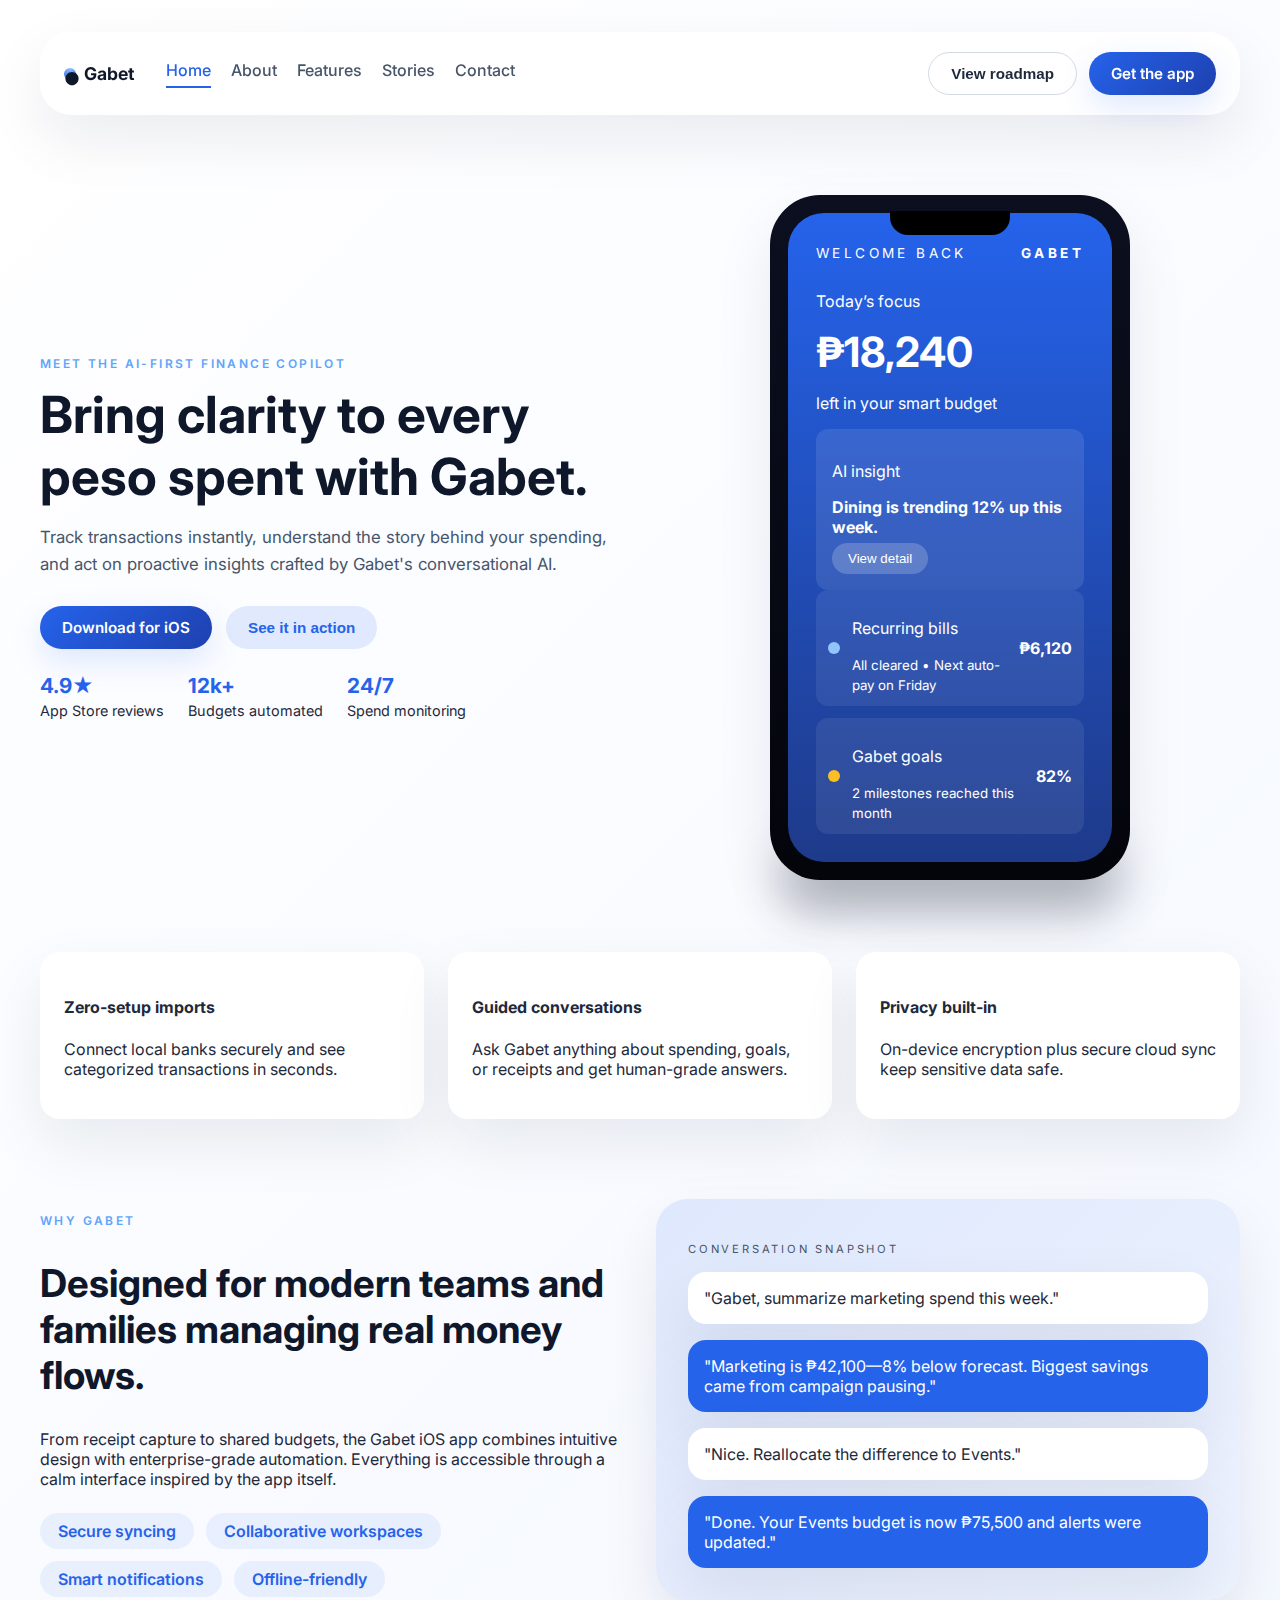
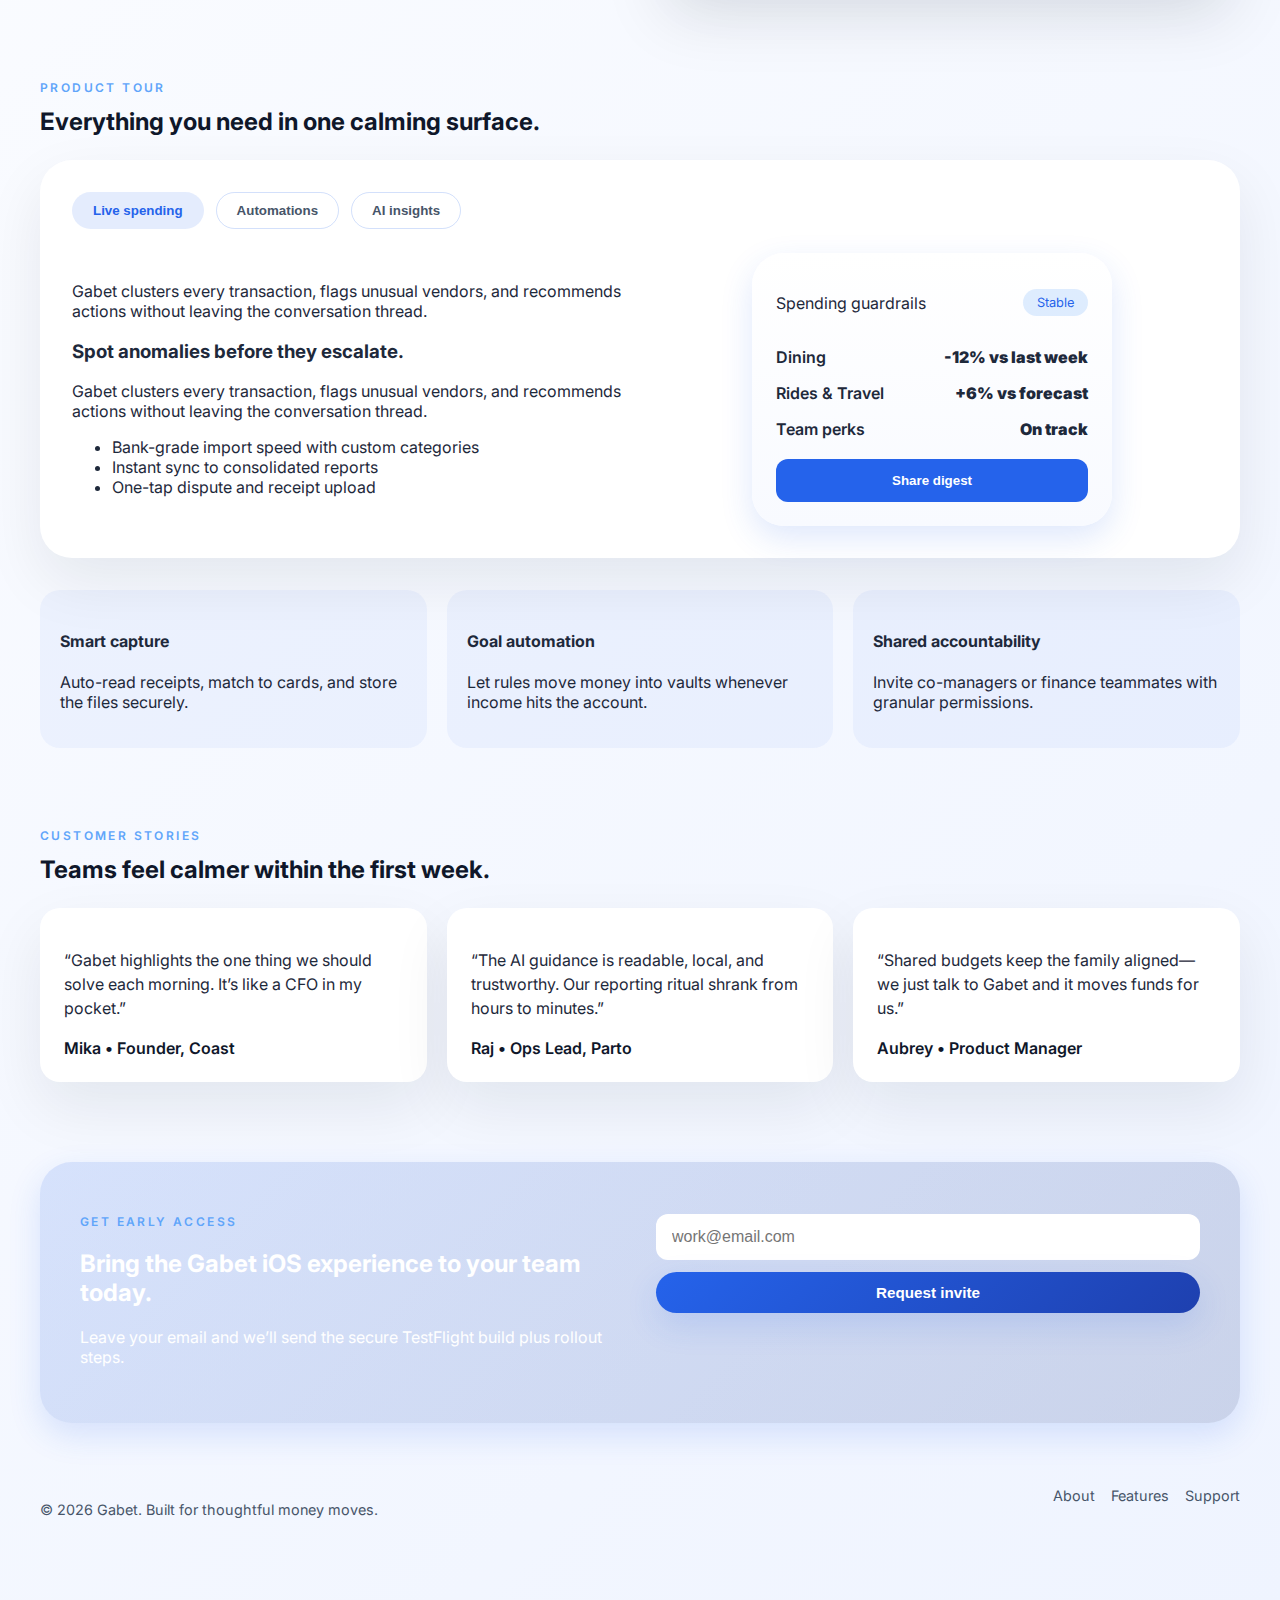
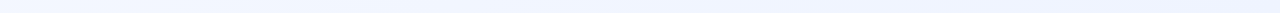
<file: index.html>
<!DOCTYPE html>
<html lang="en">
  <head>
    <meta charset="UTF-8" />
    <meta name="viewport" content="width=device-width, initial-scale=1" />
    <title>Gabet — Smarter iOS Finance Companion</title>
    <meta
      name="description"
      content="Discover how the Gabet iOS app keeps your spending, budgets, and AI-powered insights in one beautiful place."
    />
    <link rel="preconnect" href="https://fonts.googleapis.com" />
    <link rel="preconnect" href="https://fonts.gstatic.com" crossorigin />
    <link
      href="https://fonts.googleapis.com/css2?family=Inter:wght@400;500;600;700&display=swap"
      rel="stylesheet"
    />
    <link rel="stylesheet" href="styles.css" />
  </head>
  <body>
    <div class="page-shell">
      <header class="site-header" data-component="site-header">
        <a class="logo" href="#home" aria-label="Gabet home">
          <span class="logo-mark">●</span>
          <span class="logo-type">Gabet</span>
        </a>
        <nav class="primary-nav" data-nav="list">
          <a class="nav-link" href="#home">Home</a>
          <a class="nav-link" href="#about">About</a>
          <a class="nav-link" href="#features">Features</a>
          <a class="nav-link" href="#stories">Stories</a>
          <a class="nav-link" href="#contact">Contact</a>
        </nav>
        <div class="cta-group">
          <button class="ghost-btn" type="button">View roadmap</button>
          <a class="primary-btn" href="#contact">Get the app</a>
          <button class="menu-toggle" aria-label="Toggle navigation" aria-expanded="false">
            <span></span><span></span><span></span>
          </button>
        </div>
      </header>

      <main>
        <section id="home" class="hero" data-section>
          <div class="hero-text">
            <div class="eyebrow">Meet the AI-first finance copilot</div>
            <h1>Bring clarity to every peso spent with Gabet.</h1>
            <p>
              Track transactions instantly, understand the story behind your spending,
              and act on proactive insights crafted by Gabet's conversational AI.
            </p>
            <div class="hero-actions">
              <a class="primary-btn" href="#contact">Download for iOS</a>
              <button class="secondary-btn" data-scroll="#stories">See it in action</button>
            </div>
            <div class="trust-badges">
              <div>
                <span class="badge-label">4.9★</span>
                <span>App Store reviews</span>
              </div>
              <div>
                <span class="badge-label">12k+</span>
                <span>Budgets automated</span>
              </div>
              <div>
                <span class="badge-label">24/7</span>
                <span>Spend monitoring</span>
              </div>
            </div>
          </div>
          <div class="hero-device" aria-hidden="true">
            <div class="device-shell">
              <div class="device-notch"></div>
              <div class="device-screen">
                <div class="screen-header">
                  <span>Welcome back</span>
                  <strong>Gabet</strong>
                </div>
                <div class="screen-body">
                  <p class="screen-eyebrow">Today’s focus</p>
                  <h3>₱18,240</h3>
                  <p class="screen-sub">left in your smart budget</p>
                  <div class="screen-card">
                    <div>
                      <p>AI insight</p>
                      <strong>Dining is trending 12% up this week.</strong>
                    </div>
                    <button type="button">View detail</button>
                  </div>
                  <div class="screen-list">
                    <article>
                      <span class="dot dot-blue"></span>
                      <div>
                        <p>Recurring bills</p>
                        <small>All cleared • Next auto-pay on Friday</small>
                      </div>
                      <strong>₱6,120</strong>
                    </article>
                    <article>
                      <span class="dot dot-gold"></span>
                      <div>
                        <p>Gabet goals</p>
                        <small>2 milestones reached this month</small>
                      </div>
                      <strong>82%</strong>
                    </article>
                  </div>
                </div>
              </div>
              <div class="device-shadow"></div>
            </div>
          </div>
        </section>

        <section class="stats" data-section>
          <article>
            <h4>Zero-setup imports</h4>
            <p>Connect local banks securely and see categorized transactions in seconds.</p>
          </article>
          <article>
            <h4>Guided conversations</h4>
            <p>Ask Gabet anything about spending, goals, or receipts and get human-grade answers.</p>
          </article>
          <article>
            <h4>Privacy built-in</h4>
            <p>On-device encryption plus secure cloud sync keep sensitive data safe.</p>
          </article>
        </section>

        <section id="about" class="about" data-section>
          <div class="about-copy">
            <p class="eyebrow">Why Gabet</p>
            <h2>Designed for modern teams and families managing real money flows.</h2>
            <p>
              From receipt capture to shared budgets, the Gabet iOS app combines intuitive design with
              enterprise-grade automation. Everything is accessible through a calm interface inspired by the app itself.
            </p>
            <div class="pill-grid">
              <span>Secure syncing</span>
              <span>Collaborative workspaces</span>
              <span>Smart notifications</span>
              <span>Offline-friendly</span>
            </div>
          </div>
          <div class="about-card">
            <p class="card-label">Conversation snapshot</p>
            <div class="chat-bubble left">
              "Gabet, summarize marketing spend this week."
            </div>
            <div class="chat-bubble right">
              "Marketing is ₱42,100—8% below forecast. Biggest savings came from campaign pausing."
            </div>
            <div class="chat-bubble left">
              "Nice. Reallocate the difference to Events."
            </div>
            <div class="chat-bubble right">
              "Done. Your Events budget is now ₱75,500 and alerts were updated."
            </div>
          </div>
        </section>

        <section id="features" class="features" data-section>
          <div class="section-heading">
            <p class="eyebrow">Product tour</p>
            <h2>Everything you need in one calming surface.</h2>
          </div>
          <div class="feature-layout">
            <div class="feature-tabs" role="tablist">
              <button class="feature-tab active" data-feature="spending" role="tab">Live spending</button>
              <button class="feature-tab" data-feature="automation" role="tab">Automations</button>
              <button class="feature-tab" data-feature="insights" role="tab">AI insights</button>
            </div>
            <div class="feature-stage">
              <div class="stage-content" data-feature-stage>
                <p class="stage-eyebrow">Live spending</p>
                <h3>Spot anomalies before they escalate.</h3>
                <p>
                  Gabet clusters every transaction, flags unusual vendors, and recommends actions without leaving the conversation thread.
                </p>
                <ul>
                  <li>Bank-grade import speed with custom categories</li>
                  <li>Instant sync to consolidated reports</li>
                  <li>One-tap dispute and receipt upload</li>
                </ul>
              </div>
              <div class="stage-visual">
                <div class="stack-card">
                  <div class="stack-card__header">
                    <p>Spending guardrails</p>
                    <span class="status-pill">Stable</span>
                  </div>
                  <ul>
                    <li>
                      <span>Dining</span>
                      <strong>-12% vs last week</strong>
                    </li>
                    <li>
                      <span>Rides & Travel</span>
                      <strong>+6% vs forecast</strong>
                    </li>
                    <li>
                      <span>Team perks</span>
                      <strong>On track</strong>
                    </li>
                  </ul>
                  <button type="button">Share digest</button>
                </div>
              </div>
            </div>
          </div>
          <div class="feature-grid">
            <article>
              <h4>Smart capture</h4>
              <p>Auto-read receipts, match to cards, and store the files securely.</p>
            </article>
            <article>
              <h4>Goal automation</h4>
              <p>Let rules move money into vaults whenever income hits the account.</p>
            </article>
            <article>
              <h4>Shared accountability</h4>
              <p>Invite co-managers or finance teammates with granular permissions.</p>
            </article>
          </div>
        </section>

        <section id="stories" class="stories" data-section>
          <div class="section-heading">
            <p class="eyebrow">Customer stories</p>
            <h2>Teams feel calmer within the first week.</h2>
          </div>
          <div class="story-cards">
            <article>
              <p class="quote">“Gabet highlights the one thing we should solve each morning. It’s like a CFO in my pocket.”</p>
              <div class="author">Mika • Founder, Coast</div>
            </article>
            <article>
              <p class="quote">“The AI guidance is readable, local, and trustworthy. Our reporting ritual shrank from hours to minutes.”</p>
              <div class="author">Raj • Ops Lead, Parto</div>
            </article>
            <article>
              <p class="quote">“Shared budgets keep the family aligned—we just talk to Gabet and it moves funds for us.”</p>
              <div class="author">Aubrey • Product Manager</div>
            </article>
          </div>
        </section>

        <section id="contact" class="cta" data-section>
          <div>
            <p class="eyebrow">Get early access</p>
            <h2>Bring the Gabet iOS experience to your team today.</h2>
            <p>Leave your email and we’ll send the secure TestFlight build plus rollout steps.</p>
          </div>
          <form class="cta-form" data-component="signup-form">
            <label for="email" class="sr-only">Email</label>
            <input id="email" name="email" type="email" placeholder="work@email.com" required />
            <button type="submit" class="primary-btn">Request invite</button>
            <p class="form-feedback" role="status" aria-live="polite"></p>
          </form>
        </section>
      </main>

      <footer class="site-footer">
        <p>© <span data-year></span> Gabet. Built for thoughtful money moves.</p>
        <div class="footer-links">
          <a href="#about">About</a>
          <a href="#features">Features</a>
          <a href="#contact">Support</a>
        </div>
      </footer>
    </div>

    <script src="script.js" type="module"></script>
  </body>
</html>
</file>
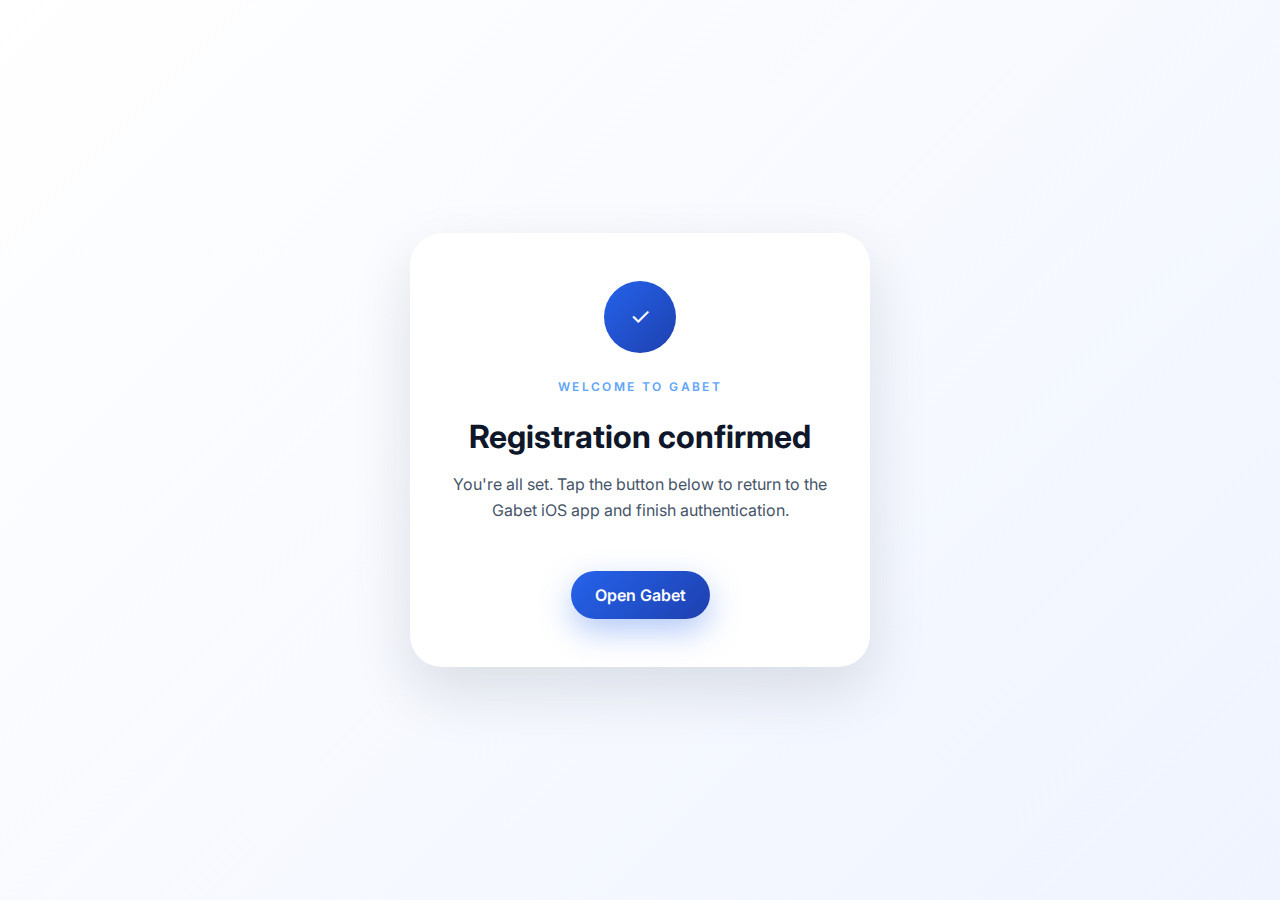
<file: success.html>
<!DOCTYPE html>
<html lang="en">
  <head>
    <meta charset="UTF-8" />
    <meta name="viewport" content="width=device-width, initial-scale=1" />
    <title>Gabet — Registration Successful</title>
    <link rel="preconnect" href="https://fonts.googleapis.com" />
    <link rel="preconnect" href="https://fonts.gstatic.com" crossorigin />
    <link
      href="https://fonts.googleapis.com/css2?family=Inter:wght@400;500;600;700&display=swap"
      rel="stylesheet"
    />
    <link rel="stylesheet" href="styles.css" />
    <style>
      body {
        display: flex;
        align-items: center;
        justify-content: center;
        padding: 32px;
      }
      .success-card {
        width: min(460px, 100%);
        background: white;
        border-radius: 32px;
        padding: 48px 40px;
        text-align: center;
        box-shadow: 0 24px 60px rgba(15, 23, 42, 0.12);
      }
      .success-icon {
        width: 72px;
        height: 72px;
        margin: 0 auto 24px;
        border-radius: 50%;
        background: linear-gradient(135deg, var(--brand-primary), var(--brand-primary-dark));
        display: grid;
        place-items: center;
        color: white;
        font-size: 1.5rem;
      }
      h1 {
        color: var(--neutral-900);
        margin-bottom: 12px;
      }
      p {
        color: var(--neutral-500);
        line-height: 1.6;
      }
      .deep-link {
        margin-top: 32px;
        display: inline-flex;
        align-items: center;
        justify-content: center;
        gap: 8px;
        padding: 14px 24px;
        border-radius: 999px;
        background: linear-gradient(135deg, var(--brand-primary), var(--brand-primary-dark));
        color: white;
        font-weight: 600;
        text-decoration: none;
        box-shadow: 0 12px 32px rgba(37, 99, 235, 0.35);
      }
    </style>
  </head>
  <body>
    <div class="success-card">
      <div class="success-icon">✓</div>
      <p class="eyebrow">Welcome to Gabet</p>
      <h1>Registration confirmed</h1>
      <p>
        You're all set. Tap the button below to return to the Gabet iOS app and finish authentication.
      </p>
      <a class="deep-link" href="gabet://auth-callback">Open Gabet</a>
    </div>
  </body>
</html>
</file>
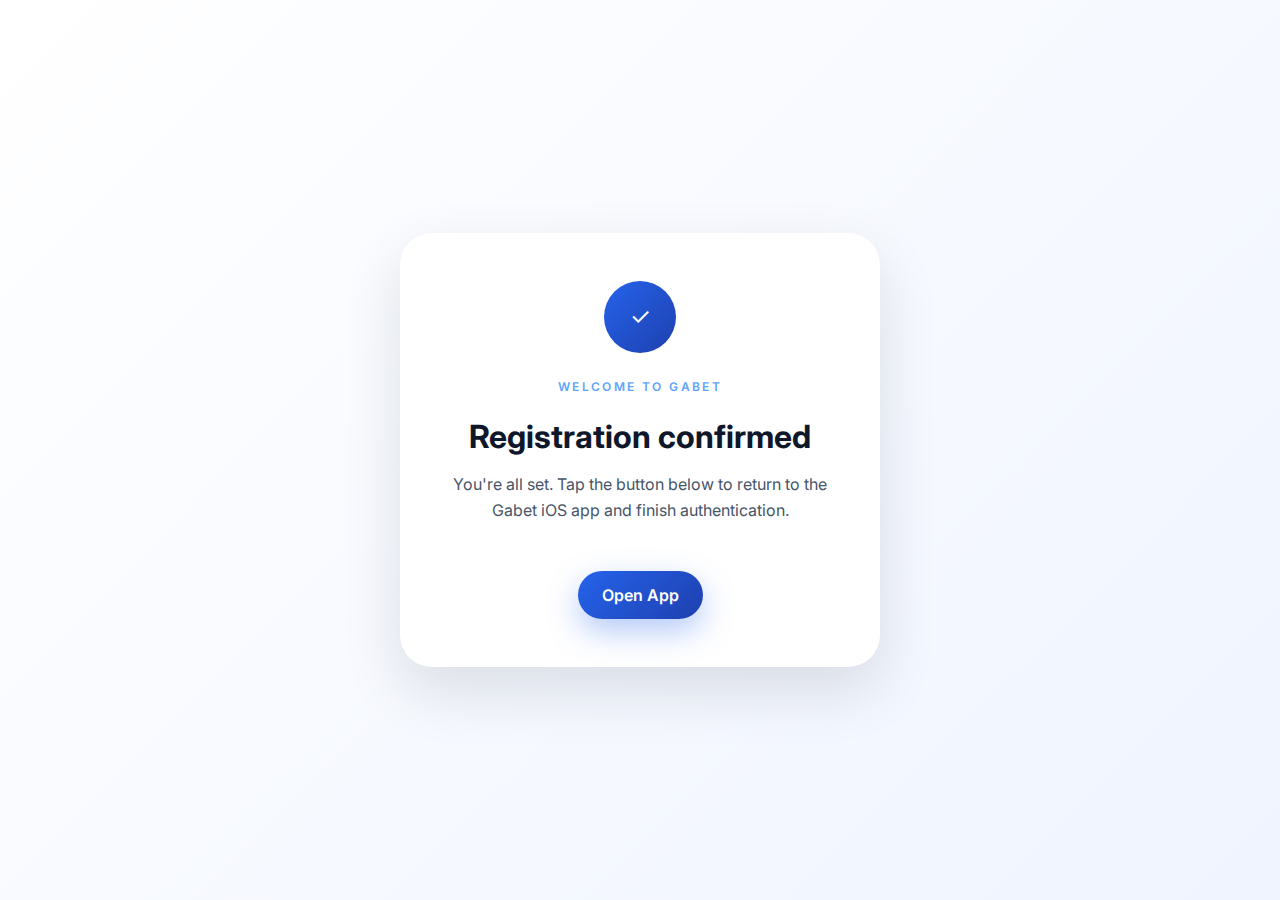
<file: verify.html>
<!DOCTYPE html>
<html lang="en">
  <head>
    <meta charset="UTF-8" />
    <meta name="viewport" content="width=device-width, initial-scale=1" />
    <title>Gabet — Verify your registration</title>
    <link rel="preconnect" href="https://fonts.googleapis.com" />
    <link rel="preconnect" href="https://fonts.gstatic.com" crossorigin />
    <link
      href="https://fonts.googleapis.com/css2?family=Inter:wght@400;500;600;700&display=swap"
      rel="stylesheet"
    />
    <link rel="stylesheet" href="styles.css" />
    <style>
      body {
        display: flex;
        align-items: center;
        justify-content: center;
        padding: 32px;
      }
      .verify-card {
        width: min(480px, 100%);
        background: white;
        border-radius: 32px;
        padding: 48px 40px;
        text-align: center;
        box-shadow: 0 24px 60px rgba(15, 23, 42, 0.12);
      }
      .status-icon {
        width: 72px;
        height: 72px;
        margin: 0 auto 24px;
        border-radius: 50%;
        display: grid;
        place-items: center;
        font-size: 1.5rem;
        color: white;
      }
      [data-state='success'] .status-icon {
        background: linear-gradient(135deg, var(--brand-primary), var(--brand-primary-dark));
      }
      [data-state='error'] .status-icon {
        background: linear-gradient(135deg, #f97316, var(--accent-gold));
      }
      h1 {
        color: var(--neutral-900);
        margin-bottom: 12px;
      }
      p {
        color: var(--neutral-500);
        line-height: 1.6;
      }
      .deep-link,
      .retry-link {
        margin-top: 32px;
        display: inline-flex;
        align-items: center;
        justify-content: center;
        gap: 8px;
        padding: 14px 24px;
        border-radius: 999px;
        color: white;
        font-weight: 600;
        text-decoration: none;
        box-shadow: 0 12px 32px rgba(37, 99, 235, 0.35);
      }
      .deep-link {
        background: linear-gradient(135deg, var(--brand-primary), var(--brand-primary-dark));
      }
      .retry-link {
        background: linear-gradient(135deg, #f97316, var(--accent-gold));
      }
      .state {
        display: none;
      }
      [data-state='success'] .state-success,
      [data-state='error'] .state-error {
        display: block;
      }
    </style>
  </head>
  <body>
    <div class="verify-card" data-state-container data-state="success">
      <div class="status-icon">✓</div>
      <div class="state state-success">
        <p class="eyebrow">Welcome to Gabet</p>
        <h1>Registration confirmed</h1>
        <p>
          You're all set. Tap the button below to return to the Gabet iOS app and finish authentication.
        </p>
        <a class="deep-link" href="gabet://auth-callback">Open App</a>
      </div>
      <div class="state state-error">
        <p class="eyebrow">Link check</p>
        <h1 data-error-headline>Verification issue</h1>
        <p data-error-body>
          The verification link you used is no longer valid. Request a new one from the app to continue.
        </p>
        <a class="retry-link" href="gabet://auth-callback">Open App</a>
      </div>
    </div>
    <script>
      const container = document.querySelector('[data-state-container]');
      const headline = document.querySelector('[data-error-headline]');
      const body = document.querySelector('[data-error-body]');
      const hash = window.location.hash.startsWith('#') ? window.location.hash.slice(1) : '';
      const params = new URLSearchParams(hash);
      if (params.has('error')) {
        container.dataset.state = 'error';
        document.querySelector('.status-icon').textContent = '!';
        const errorCode = params.get('error_code');
        const description = params.get('error_description');
        if (errorCode === 'otp_expired') {
          headline.textContent = 'Link expired';
          body.textContent = 'Please request a new verification link in the app.';
        } else {
          headline.textContent = 'Verification issue';
          body.textContent = description || 'We could not verify your registration link. Please request a new one.';
        }
      }
    </script>
  </body>
</html>
</file>
<file: styles.css>
:root {
  color-scheme: light;
  --brand-primary: #2563eb;
  --brand-primary-dark: #1e40af;
  --brand-tertiary: #1e3a8a;
  --accent-mint: #60a5fa;
  --accent-coral: #93c5fd;
  --accent-gold: #fbbf24;
  --neutral-900: #0f172a;
  --neutral-700: #1e293b;
  --neutral-500: #475569;
  --neutral-300: #94a3b8;
  --neutral-100: #e2e8f0;
  --surface: #f8faff;
  --page-bg-start: #ffffff;
  --page-bg-end: #eff4ff;
  --radius-lg: 32px;
  --radius-md: 20px;
  --radius-sm: 12px;
  --shadow-soft: 0 24px 60px rgba(15, 23, 42, 0.08);
  --shadow-card: 0 12px 32px rgba(37, 99, 235, 0.15);
}

* {
  box-sizing: border-box;
}

html {
  scroll-behavior: smooth;
}

body {
  margin: 0;
  font-family: 'Inter', 'SF Pro Display', -apple-system, BlinkMacSystemFont, 'Segoe UI', sans-serif;
  color: var(--neutral-700);
  background: linear-gradient(135deg, var(--page-bg-start), var(--page-bg-end));
  min-height: 100vh;
}

img {
  max-width: 100%;
  display: block;
}

.page-shell {
  width: min(1200px, 100% - 48px);
  margin: 0 auto;
  padding: 32px 0 80px;
}

.site-header {
  position: sticky;
  top: 0;
  display: flex;
  align-items: center;
  gap: 32px;
  padding: 20px 24px;
  background: rgba(255, 255, 255, 0.85);
  border-radius: var(--radius-lg);
  backdrop-filter: blur(12px);
  box-shadow: var(--shadow-soft);
  z-index: 10;
}

.logo {
  display: inline-flex;
  align-items: center;
  gap: 8px;
  font-weight: 700;
  font-size: 1.1rem;
  color: var(--neutral-900);
  text-decoration: none;
}

.logo-mark {
  width: 12px;
  height: 12px;
  border-radius: 50%;
  background: radial-gradient(circle at top, var(--accent-coral), var(--brand-primary));
  display: inline-block;
}

.primary-nav {
  display: flex;
  gap: 20px;
  flex: 1;
}

.nav-link {
  color: var(--neutral-500);
  text-decoration: none;
  font-weight: 500;
  padding-bottom: 6px;
  border-bottom: 2px solid transparent;
  transition: color 0.3s ease, border-color 0.3s ease;
}

.nav-link.active {
  color: var(--brand-primary);
  border-color: var(--brand-primary);
}

.cta-group {
  display: flex;
  align-items: center;
  gap: 12px;
}

.primary-btn,
.secondary-btn,
.ghost-btn {
  display: inline-flex;
  align-items: center;
  justify-content: center;
  gap: 6px;
  padding: 12px 22px;
  border-radius: 999px;
  font-weight: 600;
  font-size: 0.95rem;
  text-decoration: none;
  border: none;
  cursor: pointer;
  transition: transform 0.2s ease, box-shadow 0.2s ease;
}

.primary-btn {
  background: linear-gradient(135deg, var(--brand-primary), var(--brand-primary-dark));
  color: white;
  box-shadow: var(--shadow-card);
}

.primary-btn:hover {
  transform: translateY(-1px);
}

.secondary-btn {
  background: rgba(37, 99, 235, 0.12);
  color: var(--brand-primary);
}

.ghost-btn {
  background: transparent;
  color: var(--neutral-700);
  border: 1px solid rgba(148, 163, 184, 0.4);
}

.menu-toggle {
  display: none;
  width: 46px;
  height: 46px;
  border-radius: 50%;
  border: 1px solid rgba(15, 23, 42, 0.1);
  background: white;
  flex-direction: column;
  align-items: center;
  justify-content: center;
  gap: 5px;
}

.menu-toggle span {
  width: 18px;
  height: 2px;
  background: var(--neutral-900);
  border-radius: 999px;
}

.hero {
  display: grid;
  grid-template-columns: repeat(auto-fit, minmax(320px, 1fr));
  gap: 40px;
  align-items: center;
  padding: 80px 0 32px;
}

.hero-text h1 {
  font-size: clamp(2.6rem, 4vw, 3.6rem);
  color: var(--neutral-900);
  margin: 12px 0;
}

.hero-text p {
  font-size: 1.05rem;
  line-height: 1.6;
  color: var(--neutral-500);
}

.eyebrow {
  text-transform: uppercase;
  letter-spacing: 0.2em;
  font-size: 0.75rem;
  color: var(--accent-mint);
  font-weight: 600;
}

.hero-actions {
  display: flex;
  flex-wrap: wrap;
  gap: 14px;
  margin: 28px 0 24px;
}

.trust-badges {
  display: flex;
  gap: 24px;
}

.trust-badges div {
  display: flex;
  flex-direction: column;
  gap: 4px;
  font-size: 0.9rem;
}

.badge-label {
  font-size: 1.3rem;
  font-weight: 700;
  color: var(--brand-primary);
}

.hero-device {
  display: flex;
  justify-content: center;
}

.device-shell {
  position: relative;
  width: min(360px, 90vw);
  padding: 18px;
  border-radius: 50px;
  background: linear-gradient(180deg, #0b0f1f, #04050b);
  box-shadow: var(--shadow-soft);
}

.device-notch {
  position: absolute;
  top: 16px;
  left: 50%;
  transform: translateX(-50%);
  width: 120px;
  height: 24px;
  background: #000;
  border-radius: 0 0 18px 18px;
}

.device-screen {
  background: linear-gradient(180deg, var(--brand-primary), var(--brand-tertiary));
  border-radius: 36px;
  padding: 32px 28px 28px;
  color: white;
  display: flex;
  flex-direction: column;
  gap: 14px;
  min-height: 520px;
}

.screen-header {
  display: flex;
  justify-content: space-between;
  font-size: 0.85rem;
  text-transform: uppercase;
  letter-spacing: 0.25em;
}

.screen-body h3 {
  font-size: 2.6rem;
  margin: 8px 0;
}

.screen-card {
  background: rgba(255, 255, 255, 0.1);
  border-radius: var(--radius-sm);
  padding: 16px;
  display: flex;
  flex-direction: column;
  gap: 6px;
}

.screen-card button {
  align-self: flex-start;
  border: none;
  background: rgba(255, 255, 255, 0.2);
  color: white;
  padding: 8px 16px;
  border-radius: 999px;
  cursor: pointer;
}

.screen-list {
  display: flex;
  flex-direction: column;
  gap: 12px;
}

.screen-list article {
  display: flex;
  align-items: center;
  background: rgba(255, 255, 255, 0.08);
  padding: 12px;
  border-radius: var(--radius-sm);
  gap: 12px;
}

.dot {
  width: 12px;
  height: 12px;
  border-radius: 50%;
  flex-shrink: 0;
}

.dot-blue {
  background: var(--accent-coral);
}

.dot-gold {
  background: var(--accent-gold);
}

.device-shadow {
  position: absolute;
  inset: auto 10px -30px;
  height: 60px;
  border-radius: 60px;
  background: rgba(15, 23, 42, 0.3);
  filter: blur(24px);
  z-index: -1;
}

.stats {
  display: grid;
  grid-template-columns: repeat(auto-fit, minmax(220px, 1fr));
  gap: 24px;
  margin: 40px 0 80px;
}

.stats article {
  background: white;
  padding: 24px;
  border-radius: var(--radius-md);
  box-shadow: var(--shadow-soft);
}

.about {
  display: grid;
  grid-template-columns: repeat(auto-fit, minmax(280px, 1fr));
  gap: 32px;
  align-items: center;
  margin-bottom: 80px;
}

.about-copy h2 {
  color: var(--neutral-900);
  font-size: clamp(1.8rem, 3vw, 2.4rem);
}

.pill-grid {
  display: flex;
  flex-wrap: wrap;
  gap: 12px;
  margin-top: 24px;
}

.pill-grid span {
  padding: 8px 18px;
  border-radius: 999px;
  background: rgba(37, 99, 235, 0.08);
  color: var(--brand-primary);
  font-weight: 600;
}

.about-card {
  background: linear-gradient(135deg, rgba(37, 99, 235, 0.12), rgba(37, 99, 235, 0.04));
  border-radius: var(--radius-lg);
  padding: 32px;
  box-shadow: var(--shadow-soft);
}

.card-label {
  text-transform: uppercase;
  font-size: 0.7rem;
  letter-spacing: 0.25em;
  color: var(--neutral-500);
}

.chat-bubble {
  background: white;
  padding: 16px;
  border-radius: 18px;
  margin-top: 16px;
  box-shadow: var(--shadow-soft);
}

.chat-bubble.right {
  background: var(--brand-primary);
  color: white;
  margin-left: auto;
}

.features {
  margin-bottom: 80px;
}

.section-heading h2 {
  margin: 8px 0 24px;
  color: var(--neutral-900);
}

.feature-layout {
  background: white;
  border-radius: var(--radius-lg);
  padding: 32px;
  box-shadow: var(--shadow-soft);
}

.feature-tabs {
  display: flex;
  gap: 12px;
  flex-wrap: wrap;
  margin-bottom: 24px;
}

.feature-tab {
  padding: 10px 20px;
  border-radius: 999px;
  border: 1px solid rgba(37, 99, 235, 0.2);
  background: transparent;
  color: var(--neutral-500);
  font-weight: 600;
  cursor: pointer;
}

.feature-tab.active {
  background: rgba(37, 99, 235, 0.12);
  color: var(--brand-primary);
  border-color: transparent;
}

.feature-stage {
  display: grid;
  grid-template-columns: repeat(auto-fit, minmax(260px, 1fr));
  gap: 32px;
  align-items: center;
}

.stage-visual {
  display: flex;
  justify-content: center;
}

.stack-card {
  width: 100%;
  max-width: 360px;
  background: linear-gradient(180deg, white, var(--surface));
  border-radius: var(--radius-lg);
  padding: 24px;
  box-shadow: var(--shadow-card);
}

.stack-card__header {
  display: flex;
  justify-content: space-between;
  align-items: center;
  margin-bottom: 18px;
}

.status-pill {
  background: rgba(96, 165, 250, 0.2);
  color: var(--brand-primary);
  padding: 6px 14px;
  border-radius: 999px;
  font-size: 0.8rem;
}

.stack-card ul {
  list-style: none;
  padding: 0;
  margin: 0 0 20px;
  display: flex;
  flex-direction: column;
  gap: 16px;
}

.stack-card li {
  display: flex;
  justify-content: space-between;
  font-weight: 600;
  color: var(--neutral-700);
}

.stack-card button {
  width: 100%;
  border: none;
  padding: 14px;
  border-radius: var(--radius-sm);
  background: var(--brand-primary);
  color: white;
  font-weight: 600;
  cursor: pointer;
}

.feature-grid {
  display: grid;
  grid-template-columns: repeat(auto-fit, minmax(220px, 1fr));
  gap: 20px;
  margin-top: 32px;
}

.feature-grid article {
  background: rgba(37, 99, 235, 0.05);
  padding: 20px;
  border-radius: var(--radius-md);
}

.stories {
  margin-bottom: 80px;
}

.story-cards {
  display: grid;
  grid-template-columns: repeat(auto-fit, minmax(220px, 1fr));
  gap: 20px;
}

.story-cards article {
  background: white;
  border-radius: var(--radius-md);
  padding: 24px;
  box-shadow: var(--shadow-soft);
}

.quote {
  font-size: 1rem;
  line-height: 1.5;
}

.author {
  margin-top: 18px;
  font-weight: 600;
  color: var(--neutral-900);
}

.cta {
  display: grid;
  grid-template-columns: repeat(auto-fit, minmax(280px, 1fr));
  gap: 32px;
  align-items: center;
  background: linear-gradient(135deg, rgba(37, 99, 235, 0.15), rgba(30, 58, 138, 0.18));
  color: white;
  padding: 40px;
  border-radius: var(--radius-lg);
  box-shadow: var(--shadow-card);
}

.cta-form {
  display: flex;
  flex-direction: column;
  gap: 12px;
}

.cta-form input {
  border: none;
  border-radius: var(--radius-sm);
  padding: 14px 16px;
  font-size: 1rem;
}

.form-feedback {
  height: 20px;
  font-size: 0.85rem;
}

.site-footer {
  margin-top: 64px;
  display: flex;
  flex-wrap: wrap;
  justify-content: space-between;
  font-size: 0.9rem;
  color: var(--neutral-500);
}

.footer-links {
  display: flex;
  gap: 16px;
}

.footer-links a {
  color: inherit;
  text-decoration: none;
}

.sr-only {
  position: absolute;
  width: 1px;
  height: 1px;
  padding: 0;
  margin: -1px;
  overflow: hidden;
  clip: rect(0, 0, 0, 0);
  border: 0;
}

@media (max-width: 900px) {
  .primary-nav {
    position: absolute;
    top: 80px;
    left: 24px;
    right: 24px;
    background: white;
    border-radius: var(--radius-lg);
    flex-direction: column;
    padding: 20px;
    box-shadow: var(--shadow-soft);
    opacity: 0;
    pointer-events: none;
    transform: translateY(-10px);
    transition: opacity 0.3s ease, transform 0.3s ease;
  }

  .primary-nav.open {
    opacity: 1;
    pointer-events: all;
    transform: translateY(0);
  }

  .menu-toggle {
    display: inline-flex;
  }

  .cta-group {
    margin-left: auto;
  }

  .ghost-btn {
    display: none;
  }
}

@media (max-width: 640px) {
  .site-header {
    flex-wrap: wrap;
    gap: 16px;
  }

  .hero {
    padding-top: 40px;
  }

  .trust-badges {
    flex-direction: column;
  }
}
</file>
